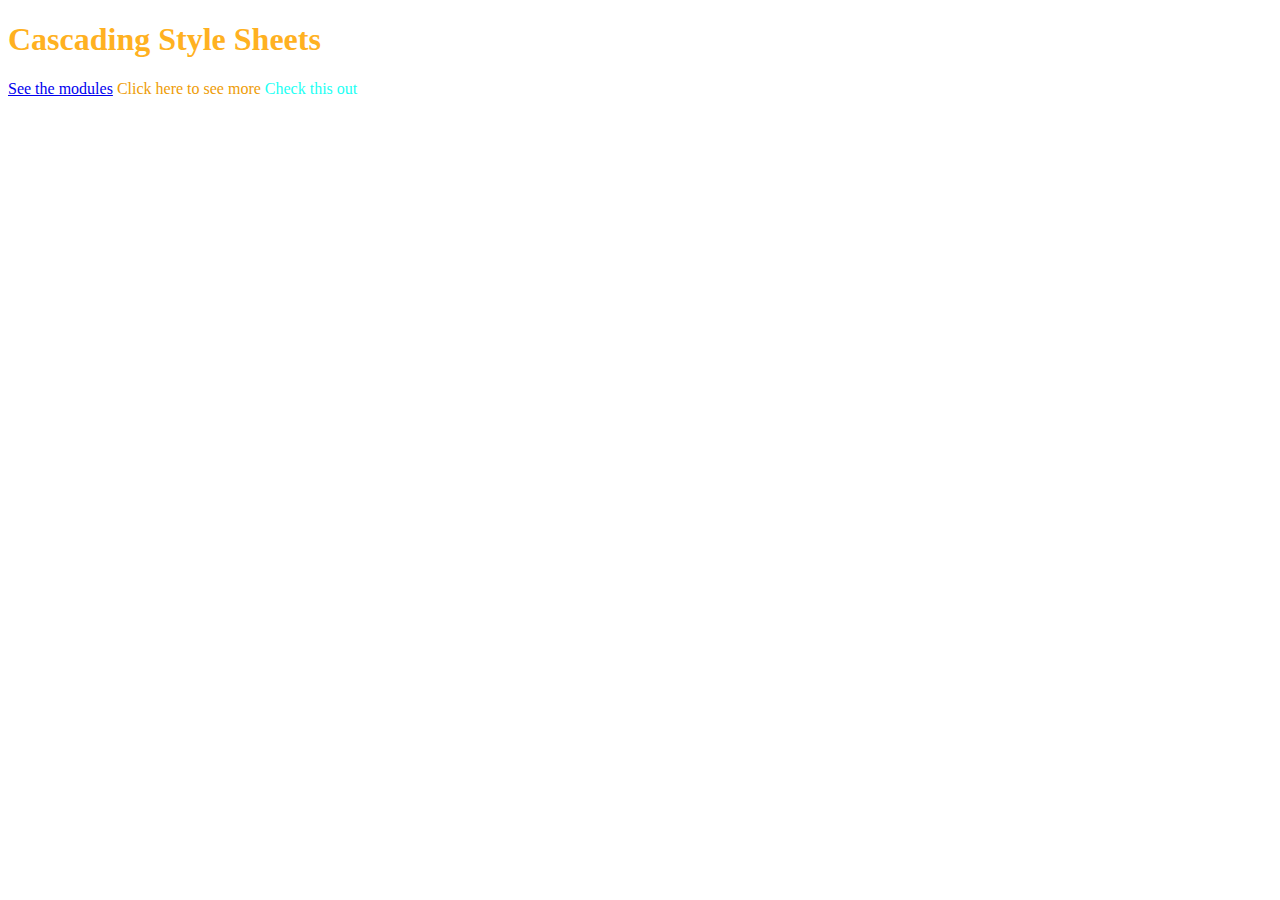
<file: index.html>
<!DOCTYPE html>
<html lang="en">
<head>
    <meta charset="UTF-8">
    <meta name="viewport" content="width=device-width, initial-scale=1.0">
    <title>HTC Part 2</title>
    <link rel="stylesheet" href="css/main.css">
</head>
<body>
    <h1 style="color: rgb(255, 177, 33);">Cascading Style Sheets</h1>
    <a href="introduction.html">See the modules</a>

    <a href="introduction.html" class="link-reference">
        Click here to see more
    </a>

    <a href="" id="this">Check this out</a>
</body>
</html>
</file>
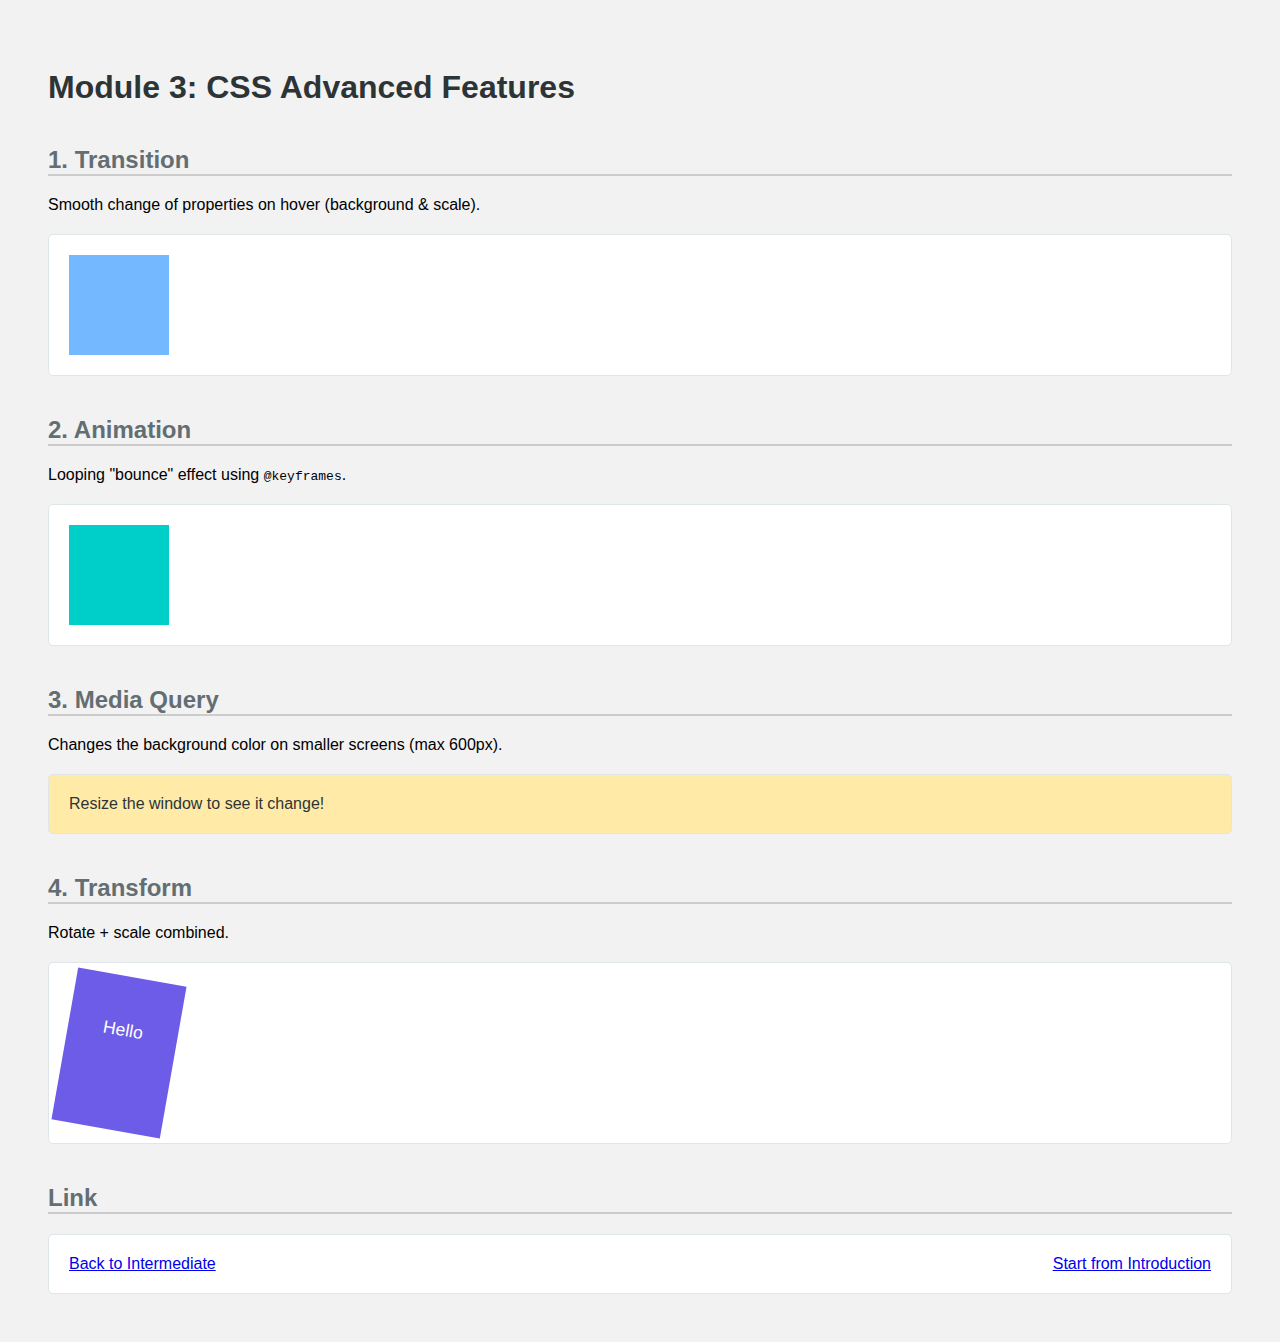
<file: advance.html>
<!DOCTYPE html>
<html lang="en">
<head>
  <meta charset="UTF-8">
  <title>CSS Advanced Features</title>
  <style>
    body {
      font-family: sans-serif;
      background-color: #f2f2f2;
      padding: 40px;
    }

    h1 {
      color: #2d3436;
    }

    h2 {
      color: #636e72;
      border-bottom: 2px solid #ccc;
      margin-top: 40px;
    }

    .example {
      background: white;
      padding: 20px;
      border: 1px solid #dfe6e9;
      margin-top: 20px;
      border-radius: 5px;
    }

    .transition-box {
      width: 100px;
      height: 100px;
      background: #74b9ff;
      transition: background 0.5s, transform 0.3s;
    }

    .transition-box:hover {
      background: #0984e3;
      transform: scale(1.2);
    }

    .animated-box {
      width: 100px;
      height: 100px;
      background: #00cec9;
      animation: bounce 2s infinite;
    }

    @keyframes bounce {
      0%   { transform: translateY(0); }
      50%  { transform: translateY(-30px); }
      100% { transform: translateY(0); }
    }

    .media-box {
      padding: 20px;
      background: #ffeaa7;
      color: #2d3436;
    }

    @media (max-width: 900px) {
      .media-box {
        background: #fab1a0;
        color: white;
      }
    }

    .transform-box {
      width: 100px;
      height: 100px;
      background: #6c5ce7;
      transform: rotate(10deg) scale(1.1);
      color: white;
      text-align: center;
      padding-top: 40px;
    }

  </style>
</head>
<body>

  <h1>Module 3: CSS Advanced Features</h1>

  <h2>1. Transition</h2>
  <p>Smooth change of properties on hover (background & scale).</p>
  <div class="example">
    <div class="transition-box"></div>
  </div>

  <h2>2. Animation</h2>
  <p>Looping "bounce" effect using <code>@keyframes</code>.</p>
  <div class="example">
    <div class="animated-box"></div>
  </div>

  <h2>3. Media Query</h2>
  <p>Changes the background color on smaller screens (max 600px).</p>
  <div class="example media-box">
    Resize the window to see it change!
  </div>

  <h2>4. Transform</h2>
  <p>Rotate + scale combined.</p>
  <div class="example">
    <div class="transform-box">Hello</div>
  </div>

  <h2>Link</h2>
  <div class="example">
    <div style="display: flex; justify-content: space-between;">
      <a href="intermediate.html">Back to Intermediate</a>
      <a href="introduction.html">Start from Introduction</a>
    </div>
  </div>
</body>
</html>
</file>
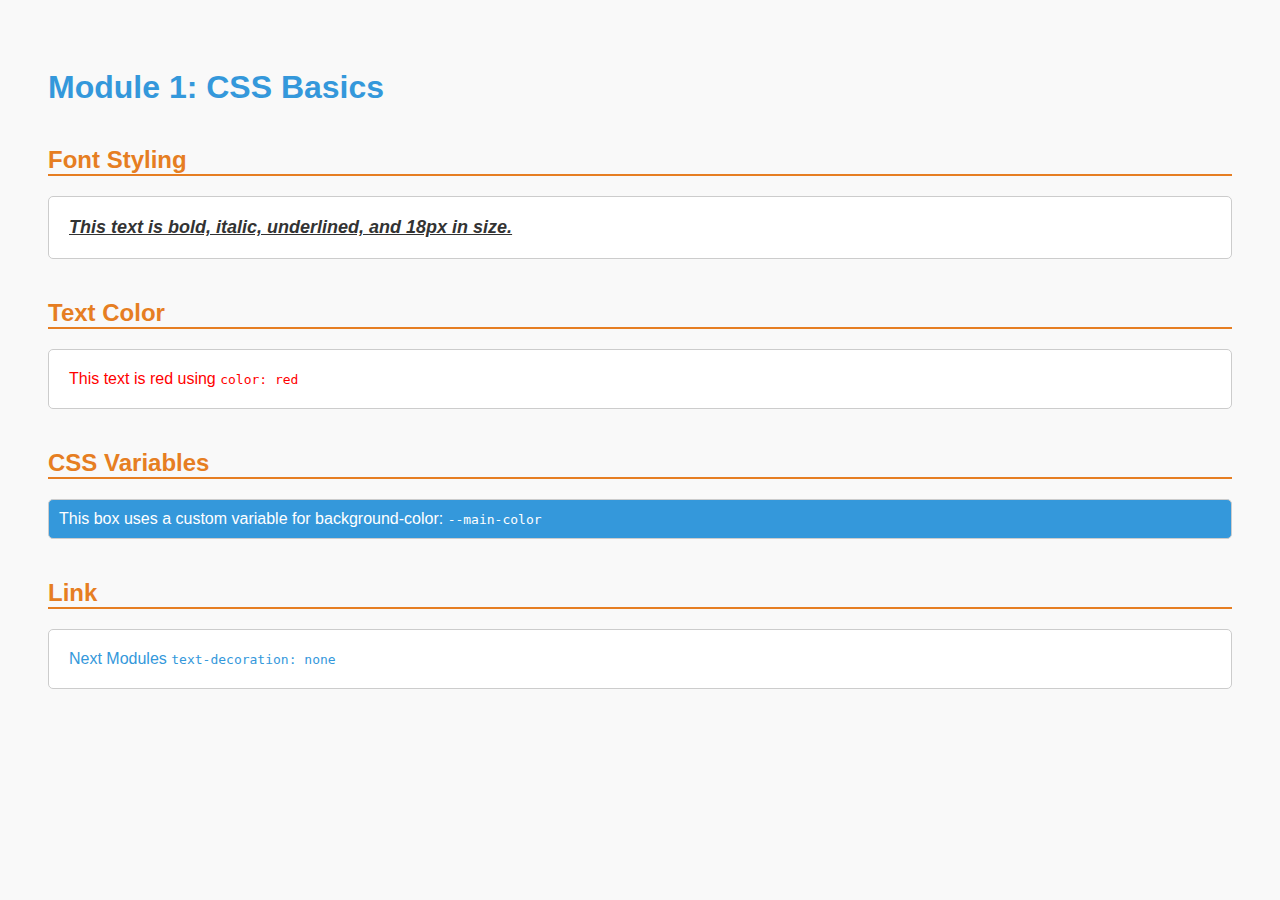
<file: beginner.html>
<!DOCTYPE html>
<html lang="en">
<head>
  <meta charset="UTF-8">
  <title>CSS Basics</title>
  <style>
    :root {
      --main-color: #3498db;
      --accent-color: #e67e22;
      --bg-light: #f9f9f9;
    }

    body {
      font-family: Arial, sans-serif;
      background: var(--bg-light);
      padding: 40px;
      color: #333;
    }

    h1 {
      color: var(--main-color);
    }

    h2 {
      color: var(--accent-color);
      border-bottom: 2px solid var(--accent-color);
      margin-top: 40px;
    }

    .example {
      background: white;
      padding: 20px;
      border: 1px solid #ccc;
      margin-top: 20px;
      border-radius: 5px;
    }

    .color-text {
      color: red;
    }

    .font-style {
      font-size: 18px;
      font-weight: bold;
      font-style: italic;
      text-decoration: underline;
    }

    .variable-box {
      background-color: var(--main-color);
      color: white;
      padding: 10px;
    }

    a {
      color: var(--main-color);
      text-decoration: none;
    }
  </style>
</head>
<body>

  <h1>Module 1: CSS Basics</h1>

  <h2>Font Styling</h2>
  <div class="example font-style">
    This text is bold, italic, underlined, and 18px in size.
  </div>

  <h2>Text Color</h2>
  <div class="example color-text">
    This text is red using <code>color: red</code>
  </div>

  <h2>CSS Variables</h2>
  <div class="example variable-box">
    This box uses a custom variable for background-color: <code>--main-color</code>
  </div>

  <h2>Link</h2>
  <div class="example">
      <a href="intermediate.html">Next Modules <code>text-decoration: none</code></a>
  </div>
</body>
</html>
</file>
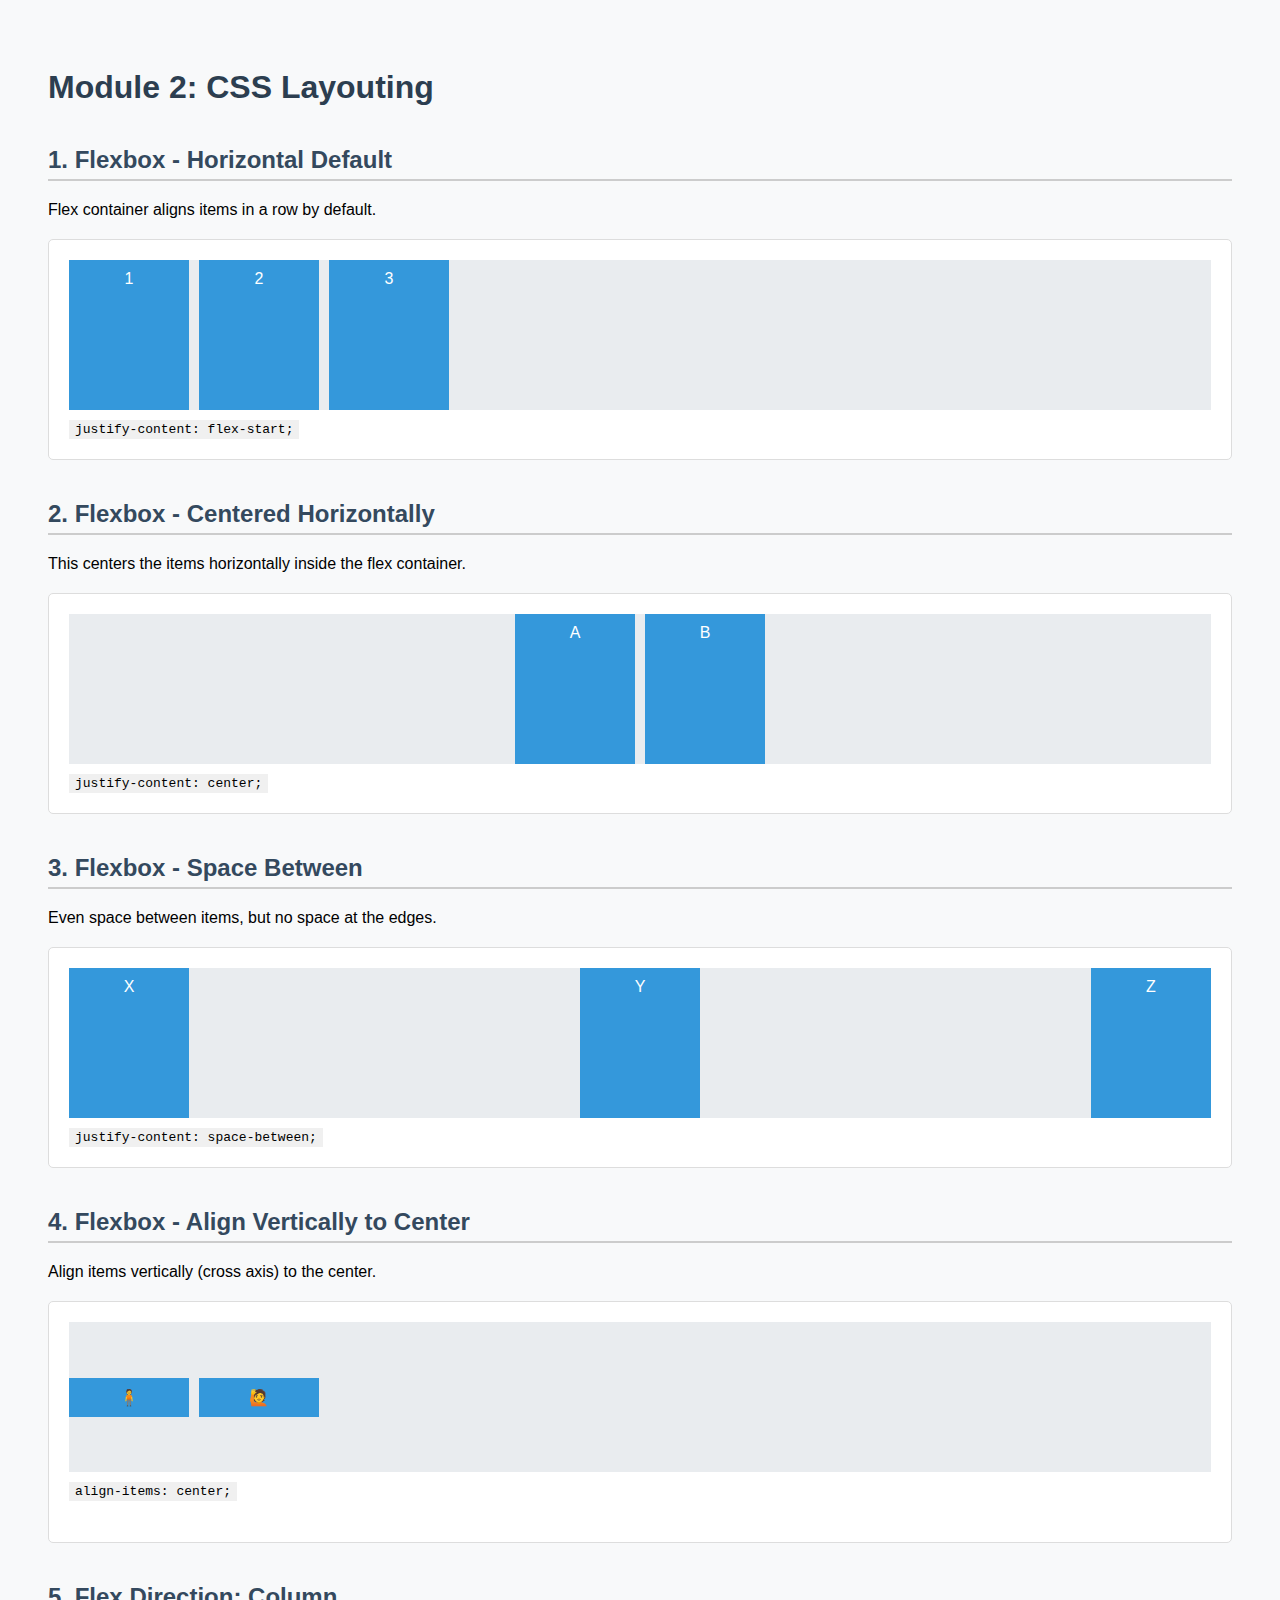
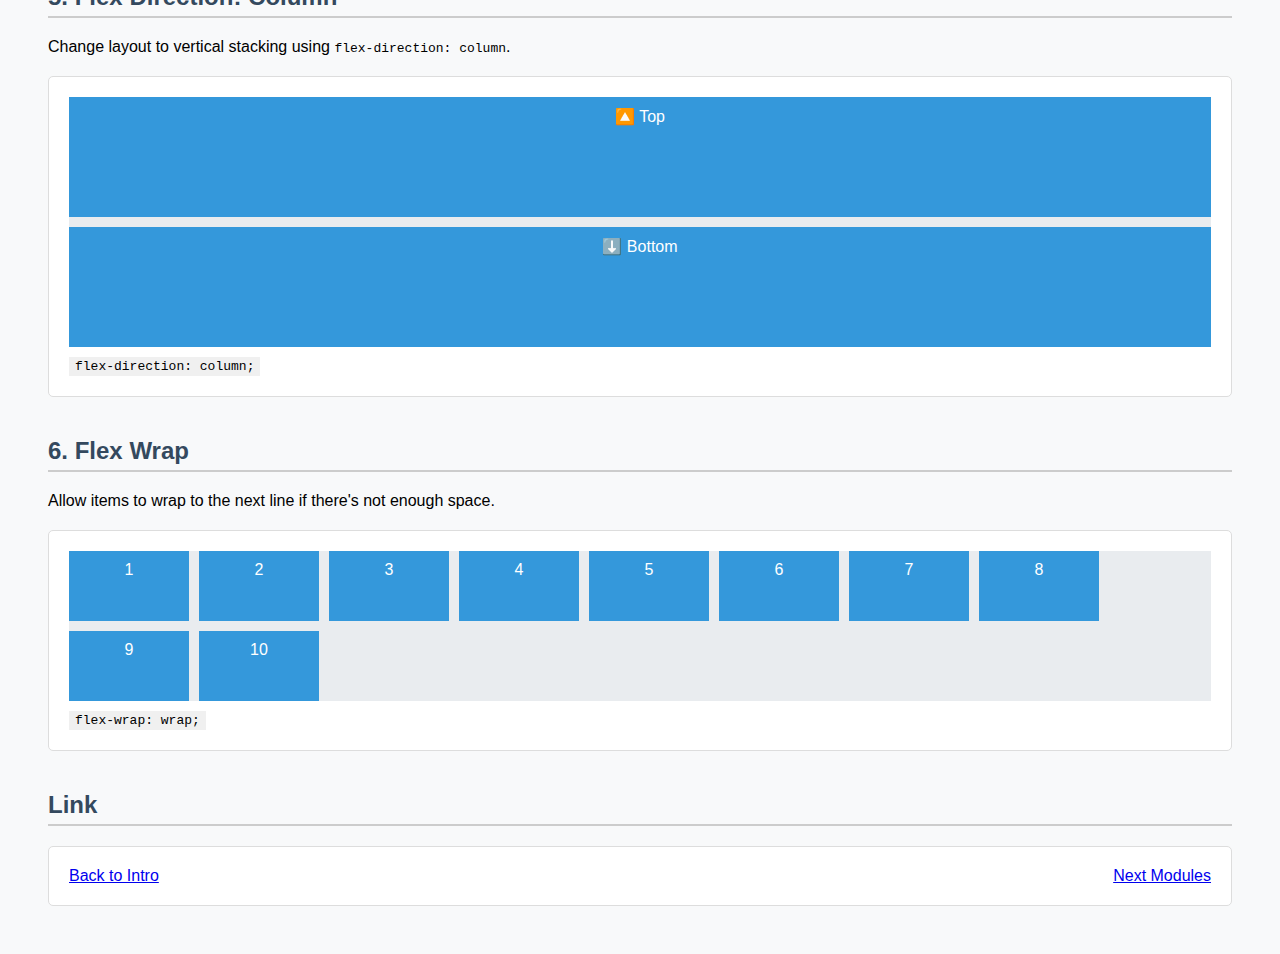
<file: intermediate.html>
<!DOCTYPE html>
<html lang="en">
<head>
  <meta charset="UTF-8">
  <title>CSS Layouting</title>
  <style>
    body {
      font-family: sans-serif;
      padding: 40px;
      background-color: #f8f9fa;
    }

    h1 {
      color: #2c3e50;
    }

    h2 {
      color: #34495e;
      margin-top: 40px;
      border-bottom: 2px solid #ccc;
      padding-bottom: 5px;
    }

    .example {
      background: white;
      border: 1px solid #ddd;
      padding: 20px;
      margin-top: 20px;
      border-radius: 5px;
    }

    .flexbox-container {
      background: #e9ecef;
      height: 150px;
      display: flex;
      gap: 10px;
    }

    .flex-item {
      background-color: #3498db;
      color: white;
      padding: 10px;
      flex: 0 0 100px;
      text-align: center;
    }

    .code-label {
      font-family: monospace;
      background: #f0f0f0;
      display: inline-block;
      padding: 2px 6px;
      margin-top: 10px;
    }
  </style>
</head>

<body>

  <h1>Module 2: CSS Layouting</h1>

  <h2>1. Flexbox - Horizontal Default</h2>
  <p>Flex container aligns items in a row by default.</p>
  <div class="example">
    <div class="flexbox-container" style="justify-content: flex-start;">
      <div class="flex-item">1</div>
      <div class="flex-item">2</div>
      <div class="flex-item">3</div>
    </div>
    <div class="code-label">justify-content: flex-start;</div>
  </div>

  <h2>2. Flexbox - Centered Horizontally</h2>
  <p>This centers the items horizontally inside the flex container.</p>
  <div class="example">
    <div class="flexbox-container" style="justify-content: center;">
      <div class="flex-item">A</div>
      <div class="flex-item">B</div>
    </div>
    <div class="code-label">justify-content: center;</div>
  </div>

  <h2>3. Flexbox - Space Between</h2>
  <p>Even space between items, but no space at the edges.</p>
  <div class="example">
    <div class="flexbox-container" style="justify-content: space-between;">
      <div class="flex-item">X</div>
      <div class="flex-item">Y</div>
      <div class="flex-item">Z</div>
    </div>
    <div class="code-label">justify-content: space-between;</div>
  </div>

  <h2>4. Flexbox - Align Vertically to Center</h2>
  <p>Align items vertically (cross axis) to the center.</p>
  <div class="example" style="height: 200px;">
    <div class="flexbox-container" style="align-items:center;">
      <div class="flex-item">🧍</div>
      <div class="flex-item">🙋</div>
    </div>
    <div class="code-label">align-items: center;</div>
  </div>

  <h2>5. Flex Direction: Column</h2>
  <p>Change layout to vertical stacking using <code>flex-direction: column</code>.</p>
  <div class="example">
    <div class="flexbox-container" style="flex-direction: column; height: auto;">
      <div class="flex-item">🔼 Top</div>
      <div class="flex-item">⬇️ Bottom</div>
    </div>
    <div class="code-label">flex-direction: column;</div>
  </div>

  <h2>6. Flex Wrap</h2>
  <p>Allow items to wrap to the next line if there's not enough space.</p>
  <div class="example">
    <div class="flexbox-container" style="flex-wrap: wrap;">
      <div class="flex-item">1</div>
      <div class="flex-item">2</div>
      <div class="flex-item">3</div>
      <div class="flex-item">4</div>
      <div class="flex-item">5</div>
      <div class="flex-item">6</div>
      <div class="flex-item">7</div>
      <div class="flex-item">8</div>
      <div class="flex-item">9</div>
      <div class="flex-item">10</div>
    </div>
    <div class="code-label">flex-wrap: wrap;</div>
  </div>

  <h2>Link</h2>
  <div class="example">
    <div style="display: flex; justify-content: space-between;">
      <a href="beginner.html">Back to Intro</a>
      <a href="advance.html">Next Modules</a>
    </div>
  </div>
</body>

</html>
</file>
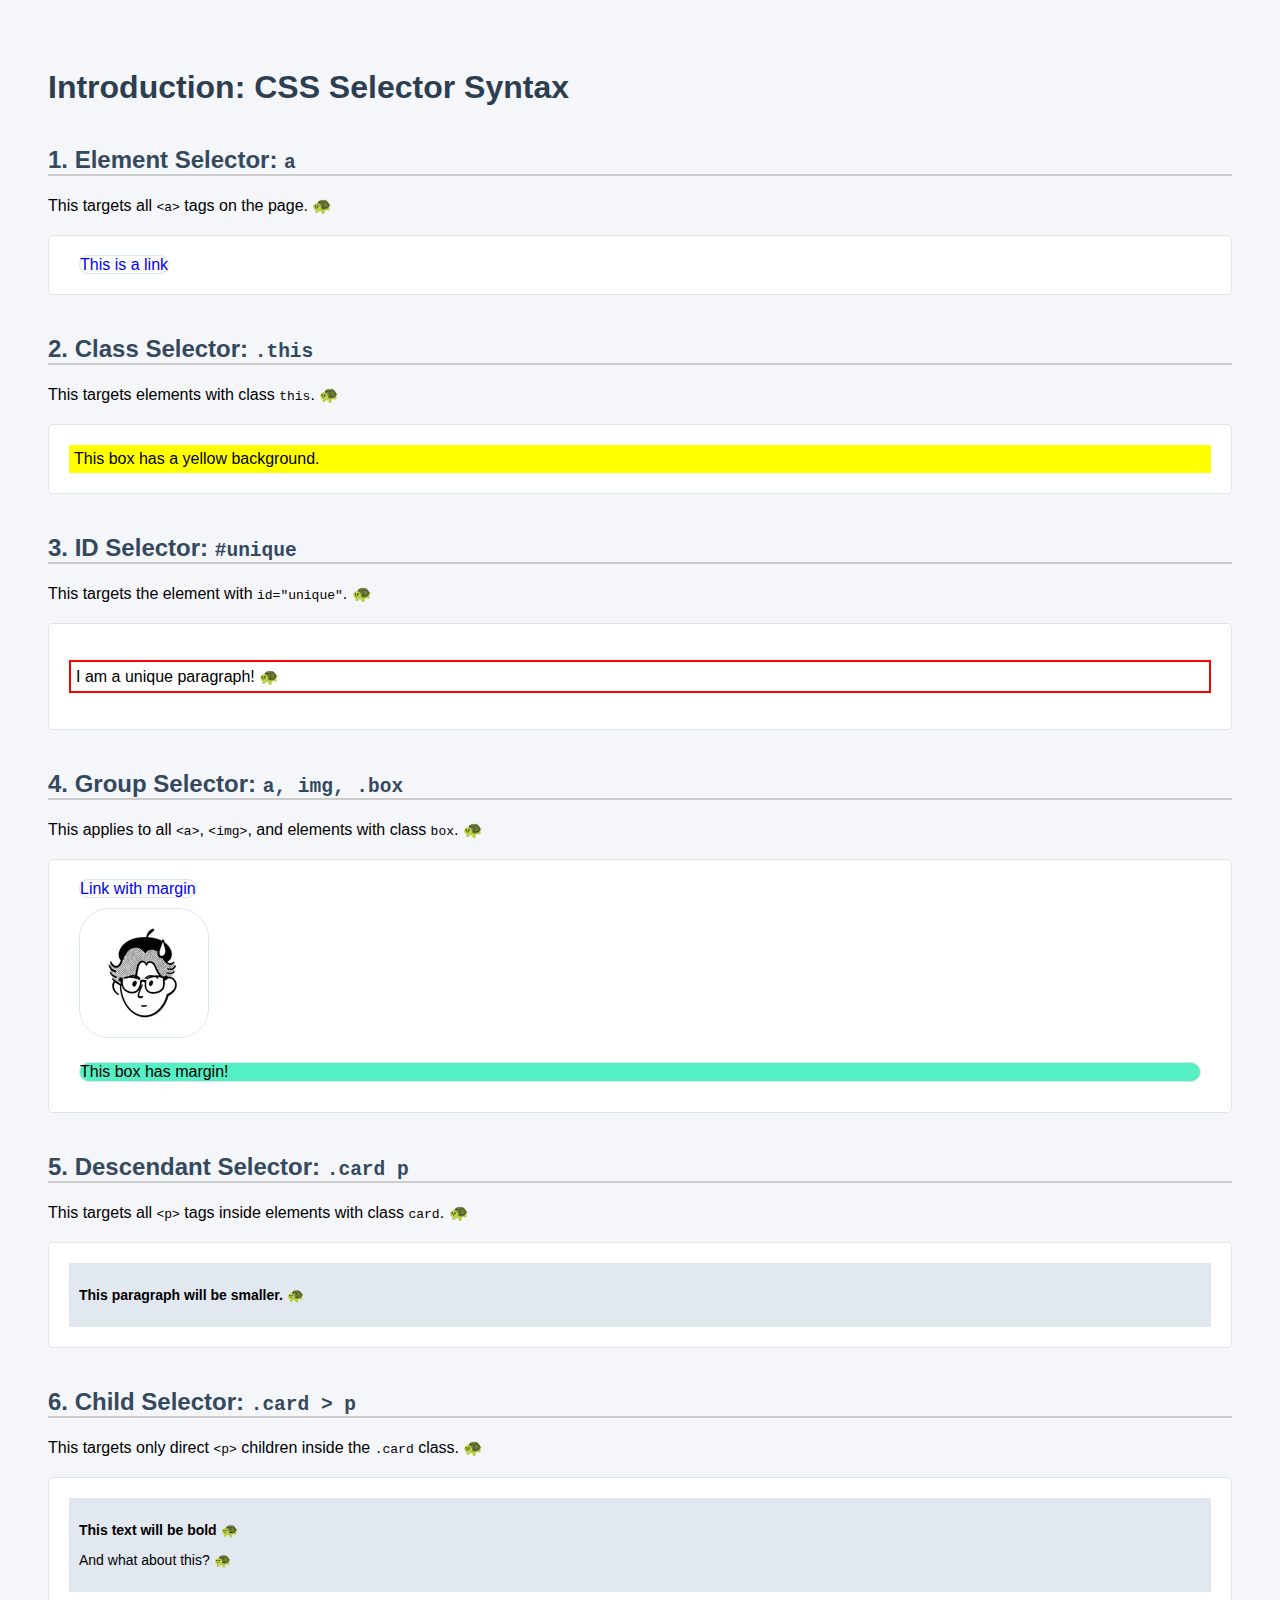
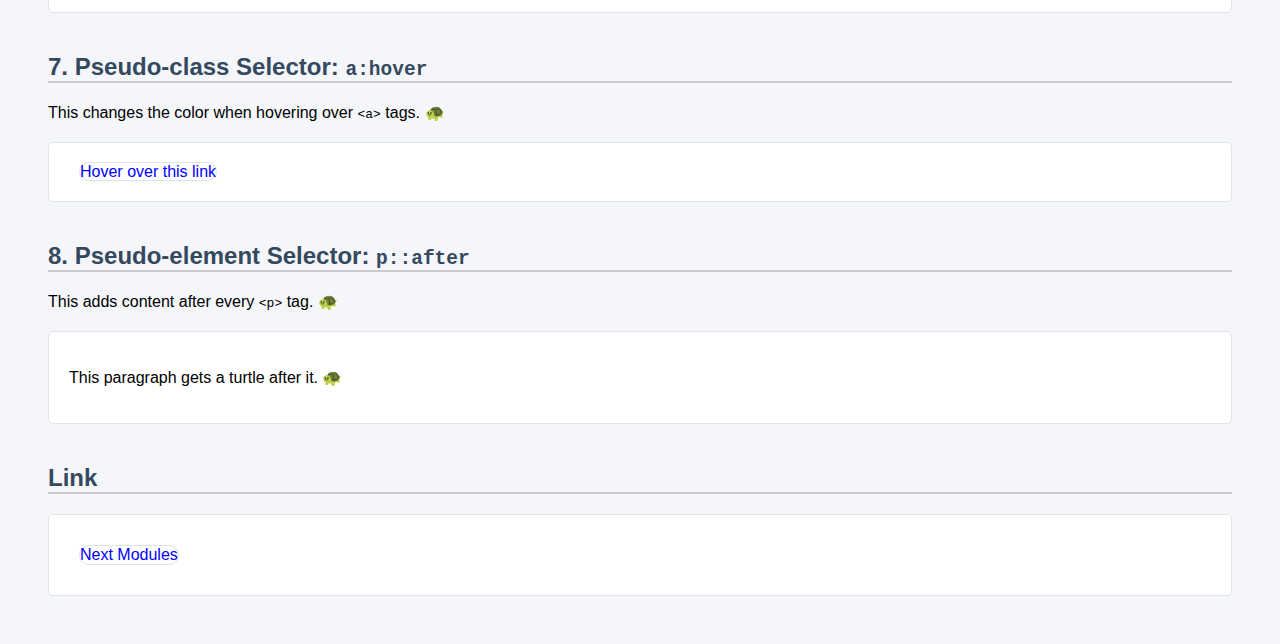
<file: introduction.html>
<!DOCTYPE html>
<html lang="en">
<head>
  <meta charset="UTF-8">
  <title>CSS Selector Syntax</title>
  <style>
    body {
      font-family: sans-serif;
      padding: 40px;
      background-color: #f5f6fa;
    }

    h1 {
      color: #2c3e50;
    }

    h2 {
      color: #34495e;
      border-bottom: 2px solid #ccc;
      margin-top: 40px;
    }

    .example {
      background: white;
      padding: 20px;
      border: 1px solid #dfe6e9;
      margin-top: 20px;
      border-radius: 5px;
    }

    a {
      color: blue;
      text-decoration: none;
    }

    .this {
      background-color: yellow;
      padding: 5px;
    }

    #unique {
      border: 2px solid red;
      padding: 5px;
    }

    a, img, .box {
      margin: 10px;
      border:#d9e4f0 1px solid;
      border-radius: 30px;
    }

    .card p {
      font-size: 14px;
    }

    .card > p {
      font-weight: bold;
    }

    a:hover {
      color: red;
    }

    p::after {
      content: " 🐢";
    }

    .card {
      background-color: #e1e8f0;
      padding: 10px;
    }

    .box {
      background-color: #55efc4;
    }
  </style>
</head>
<body>

  <h1>Introduction: CSS Selector Syntax</h1>

  <h2>1. Element Selector: <code>a</code></h2>
  <p>This targets all <code>&lt;a&gt;</code> tags on the page.</p>
  <div class="example">
    <a href="#">This is a link</a>
  </div>

  <h2>2. Class Selector: <code>.this</code></h2>
  <p>This targets elements with class <code>this</code>.</p>
  <div class="example">
    <div class="this">This box has a yellow background.</div>
  </div>

  <h2>3. ID Selector: <code>#unique</code></h2>
  <p>This targets the element with <code>id="unique"</code>.</p>
  <div class="example">
    <p id="unique">I am a unique paragraph!</p>
  </div>

  <h2>4. Group Selector: <code>a, img, .box</code></h2>
  <p>This applies to all <code>&lt;a&gt;</code>, <code>&lt;img&gt;</code>, and elements with class <code>box</code>.</p>
  <div class="example">
    <a href="#">Link with margin</a><br>
    <img src="images/notion.jpg" alt="image" /><br>
    <div class="box">This box has margin!</div>
  </div>

  <h2>5. Descendant Selector: <code>.card p</code></h2>
  <p>This targets all <code>&lt;p&gt;</code> tags inside elements with class <code>card</code>.</p>
  <div class="example">
    <div class="card">
      <p>This paragraph will be smaller.</p>
    </div>
  </div>

  <h2>6. Child Selector: <code>.card &gt; p</code></h2>
  <p>This targets only direct <code>&lt;p&gt;</code> children inside the <code>.card</code> class.</p>
  <div class="example">
    <div class="card">
      <p>This text will be bold</p>
      <div>
        <p>And what about this?</p>
      </div>
    </div>
  </div>

  <h2>7. Pseudo-class Selector: <code>a:hover</code></h2>
  <p>This changes the color when hovering over <code>&lt;a&gt;</code> tags.</p>
  <div class="example">
    <a href="#">Hover over this link</a>
  </div>

  <h2>8. Pseudo-element Selector: <code>p::after</code></h2>
  <p>This adds content after every <code>&lt;p&gt;</code> tag.</p>
  <div class="example">
    <p>This paragraph gets a turtle after it.</p>
  </div>

  <h2>Link</h2>
  <div class="example">
    <div style="display: flex; justify-content: space-between;">
      <a href="beginner.html">Next Modules</a>
    </div>
  </div>
</body>
</html>
</file>
<file: css/main.css>
h1 {
    color: rgb(255, 177, 33);
}

.link-reference {
    color: rgb(238, 156, 5);
    text-decoration: none;
}

#this {
    color: rgb(33, 255, 244);
    text-decoration: none;
}
</file>
